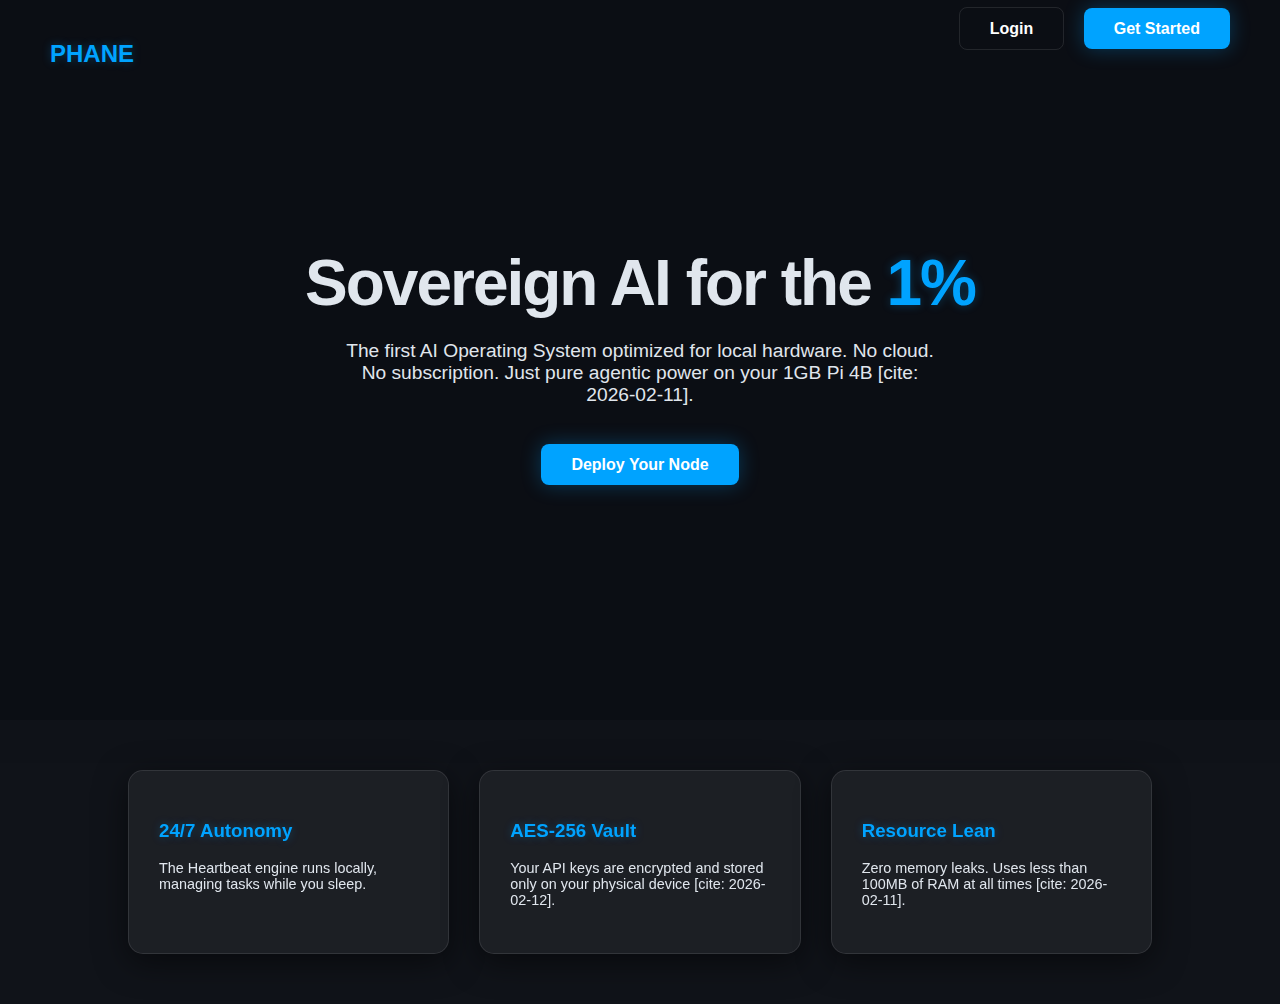
<file: templates/index.html>
<!DOCTYPE html>
<html>
<head>
    <link rel="stylesheet" href="/static/css/style.css">
    <title>PHANE // SOVEREIGN AI</title>
    <style>
        .hero { height: 80vh; display: flex; flex-direction: column; justify-content: center; align-items: center; text-align: center; }
        .feature-grid { display: grid; grid-template-columns: repeat(3, 1fr); gap: 30px; padding: 50px 0; }
        .nav { position: absolute; top: 0; width: 100%; padding: 20px 50px; display: flex; justify-content: space-between; box-sizing: border-box; }
        .btn { padding: 12px 30px; border-radius: 8px; text-decoration: none; font-weight: bold; transition: 0.3s; }
        .btn-blue { background: var(--primary); color: white; box-shadow: 0 0 20px var(--primary-glow); }
        .btn-outline { border: 1px solid var(--border); color: white; }
    </style>
</head>
<body style="background: #0B0E14; padding: 0;">
    <div class="nav">
        <h2 class="neon-text">PHANE</h2>
        <div>
            <a href="/login" class="btn btn-outline" style="margin-right:15px;">Login</a>
            <a href="/register" class="btn btn-blue">Get Started</a>
        </div>
    </div>

    <div class="hero">
        <h1 style="font-size: 4rem; margin: 0; letter-spacing: -2px;">Sovereign AI for the <span class="neon-text">1%</span></h1>
        <p style="color: var(--text-dim); max-width: 600px; font-size: 1.2rem; margin: 20px 0;">
            The first AI Operating System optimized for local hardware. No cloud. No subscription. Just pure agentic power on your 1GB Pi 4B [cite: 2026-02-11].
        </p>
        <div style="margin-top: 30px;">
            <a href="/register" class="btn btn-blue">Deploy Your Node</a>
        </div>
    </div>

    <div style="padding: 0 10%; background: rgba(255,255,255,0.02);">
        <div class="feature-grid">
            <div class="glass-card">
                <h3 class="neon-text">24/7 Autonomy</h3>
                <p style="font-size: 0.9rem; color: var(--text-dim);">The Heartbeat engine runs locally, managing tasks while you sleep.</p>
            </div>
            <div class="glass-card">
                <h3 class="neon-text">AES-256 Vault</h3>
                <p style="font-size: 0.9rem; color: var(--text-dim);">Your API keys are encrypted and stored only on your physical device [cite: 2026-02-12].</p>
            </div>
            <div class="glass-card">
                <h3 class="neon-text">Resource Lean</h3>
                <p style="font-size: 0.9rem; color: var(--text-dim);">Zero memory leaks. Uses less than 100MB of RAM at all times [cite: 2026-02-11].</p>
            </div>
        </div>
    </div>
</body>
</html>
</file>
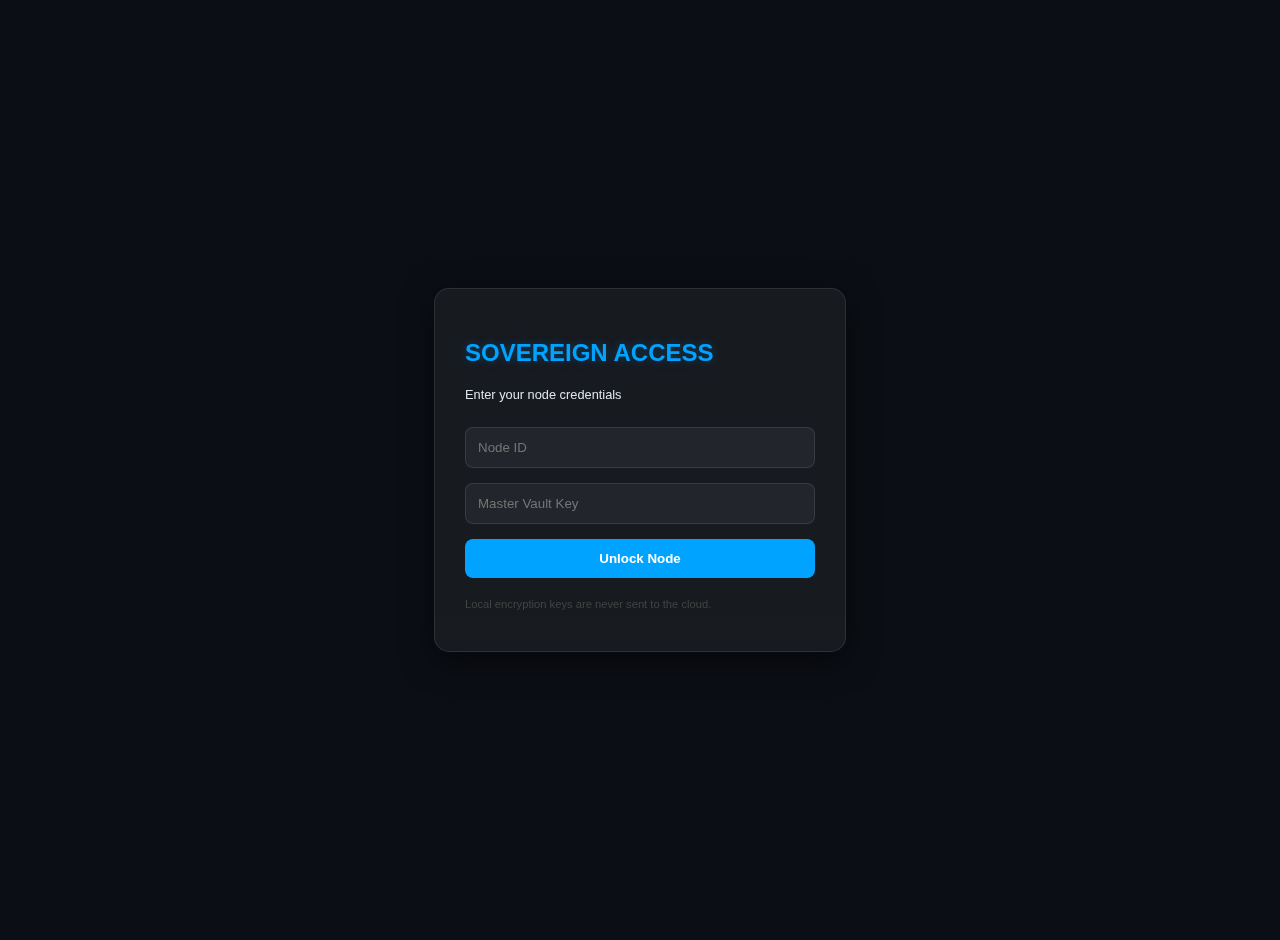
<file: templates/auth.html>
<!DOCTYPE html>
<html>
<head>
    <link rel="stylesheet" href="/static/css/style.css">
    <title>PHANE // ACCESS</title>
    <style>
        body { background: #0B0E14; display: flex; justify-content: center; align-items: center; height: 100vh; margin: 0; }
        input { background: rgba(255,255,255,0.05); border: 1px solid var(--border); padding: 12px; border-radius: 8px; color: white; margin-bottom: 15px; width: 100%; box-sizing: border-box; }
        .btn-full { background: var(--primary); color: white; border: none; padding: 12px; border-radius: 8px; width: 100%; font-weight: bold; cursor: pointer; }
    </style>
</head>
<body>
    <div class="glass-card" style="width: 350px;">
        <h2 class="neon-text">SOVEREIGN ACCESS</h2>
        <p style="color: var(--text-dim); font-size: 0.8rem; margin-bottom: 25px;">Enter your node credentials</p>
        <form action="/dash">
            <input type="text" placeholder="Node ID" required>
            <input type="password" placeholder="Master Vault Key" required>
            <button type="submit" class="btn-full">Unlock Node</button>
        </form>
        <p style="font-size: 0.7rem; color: #444; margin-top: 20px;">Local encryption keys are never sent to the cloud.</p>
    </div>
</body>
</html>
</file>
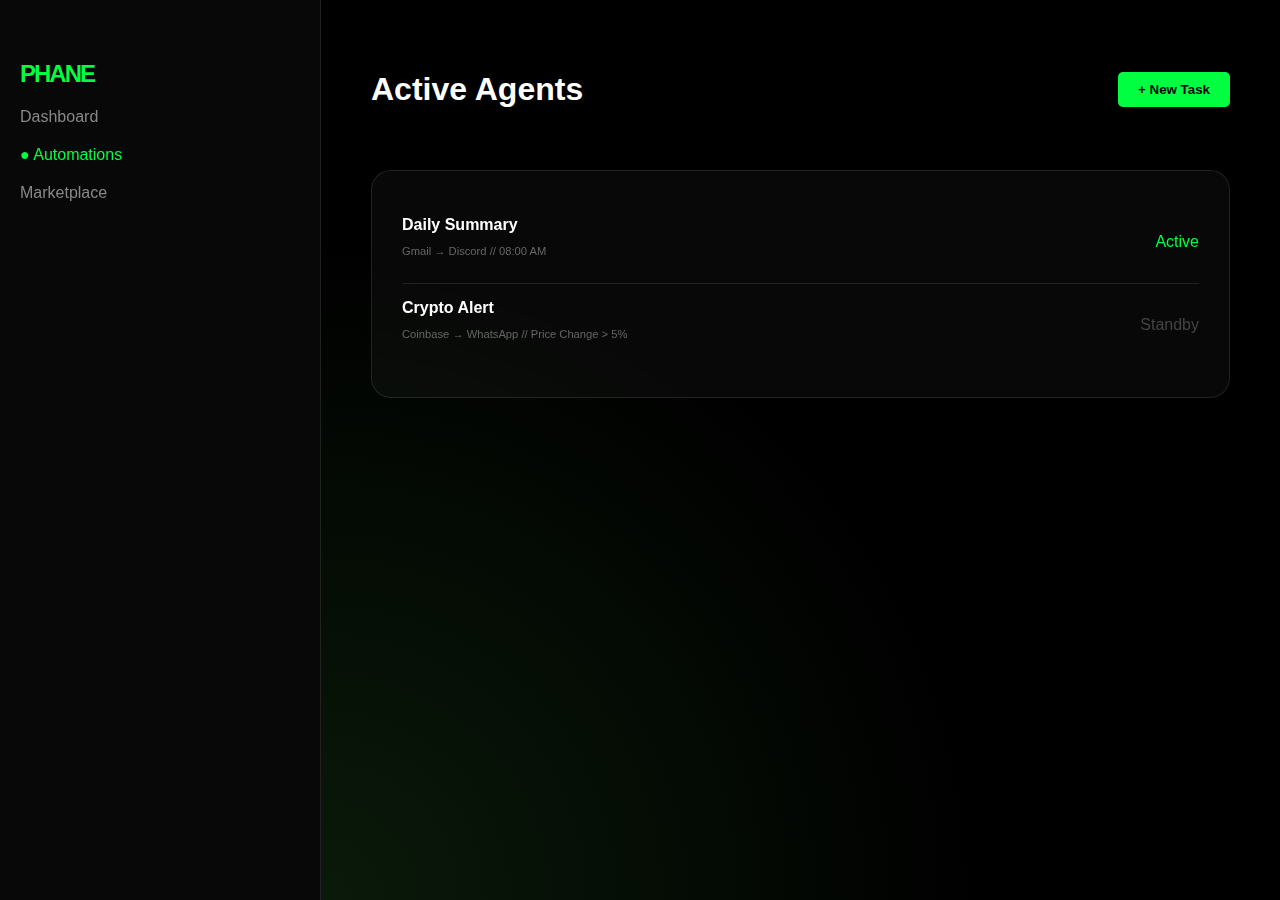
<file: templates/automation.html>
<!DOCTYPE html>
<html>
<head>
    <title>PHANE // AUTOMATION</title>
    <style>
        :root { --neon: #00ff41; --glass: rgba(255, 255, 255, 0.03); --border: rgba(255, 255, 255, 0.1); }
        body { background: #000; color: white; font-family: 'Inter', sans-serif; margin: 0; display: flex; height: 100vh; }
        .sidebar { width: 280px; background: rgba(10,10,10,0.8); backdrop-filter: blur(20px); border-right: 1px solid var(--border); padding: 40px 20px; }
        .main { flex-grow: 1; padding: 50px; background: radial-gradient(circle at 0% 100%, #0a1a0a 0%, #000 50%); overflow-y: auto; }
        .glass-panel { background: var(--glass); backdrop-filter: blur(10px); border: 1px solid var(--border); border-radius: 20px; padding: 30px; margin-bottom: 20px; }
        .task-row { display: flex; justify-content: space-between; align-items: center; padding: 15px 0; border-bottom: 1px solid #222; }
        .btn-add { background: var(--neon); color: #000; border: none; padding: 10px 20px; border-radius: 5px; font-weight: bold; cursor: pointer; }
    </style>
</head>
<body>
    <div class="sidebar">
        <h2 style="color:var(--neon); letter-spacing:-2px;">PHANE</h2>
        <a href="/dashboard" style="color:#888; text-decoration:none; display:block; margin: 20px 0;">Dashboard</a>
        <a href="/automation" style="color:var(--neon); text-decoration:none; display:block; margin: 20px 0;">● Automations</a>
        <a href="/skills" style="color:#888; text-decoration:none; display:block; margin: 20px 0;">Marketplace</a>
    </div>
    <div class="main">
        <div style="display:flex; justify-content:space-between; align-items:center; margin-bottom:40px;">
            <h1>Active Agents</h1>
            <button class="btn-add">+ New Task</button>
        </div>
        <div class="glass-panel">
            <div class="task-row">
                <div>
                    <h4 style="margin:0">Daily Summary</h4>
                    <p style="font-size:0.7rem; color:#666">Gmail → Discord // 08:00 AM</p>
                </div>
                <div style="color:var(--neon)">Active</div>
            </div>
            <div class="task-row" style="border:none">
                <div>
                    <h4 style="margin:0">Crypto Alert</h4>
                    <p style="font-size:0.7rem; color:#666">Coinbase → WhatsApp // Price Change > 5%</p>
                </div>
                <div style="color:#444">Standby</div>
            </div>
        </div>
    </div>
</body>
</html>
</file>
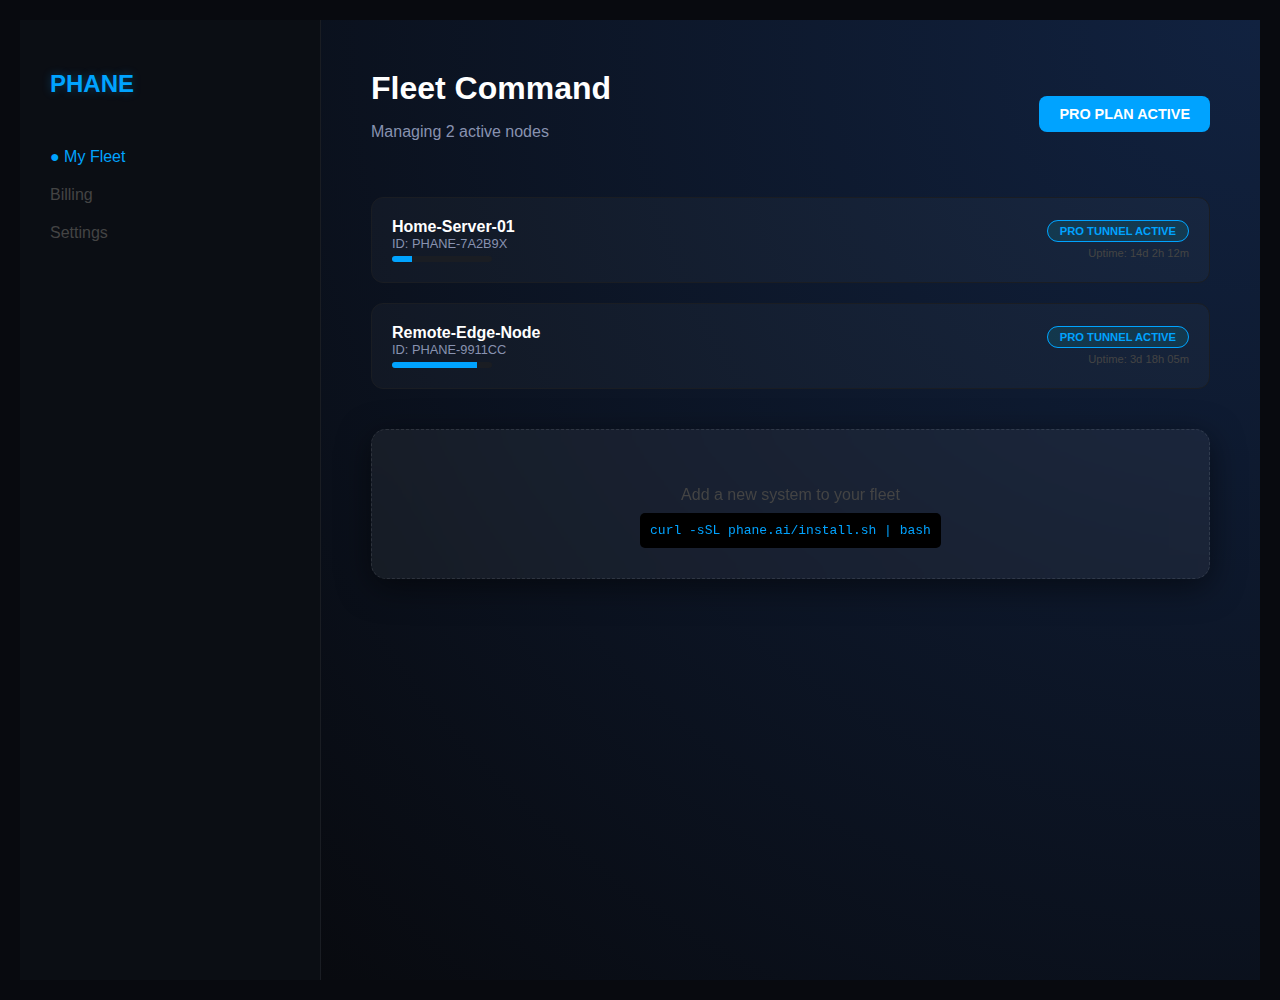
<file: templates/central_dashboard.html>
<!DOCTYPE html>
<html>
<head>
    <link rel="stylesheet" href="/static/css/style.css">
    <title>PHANE // CENTRAL</title>
    <style>
        body { background: #080A0F; color: white; font-family: sans-serif; margin: 0; display: flex; }
        .sidebar { width: 240px; background: #0B0E14; height: 100vh; padding: 30px; border-right: 1px solid #1A1D23; }
        .main { flex-grow: 1; padding: 50px; background: radial-gradient(circle at top right, #112240, #080A0F); }
        .node-card { background: rgba(255,255,255,0.03); border: 1px solid #1A1D23; border-radius: 12px; padding: 20px; margin-bottom: 20px; display: flex; justify-content: space-between; align-items: center; }
        .status-pill { padding: 4px 12px; border-radius: 20px; font-size: 0.7rem; font-weight: bold; }
        .status-online { background: rgba(0, 243, 255, 0.1); color: var(--primary); border: 1px solid var(--primary); }
        .btn-upgrade { background: var(--primary); color: white; padding: 10px 20px; border-radius: 8px; text-decoration: none; font-weight: bold; font-size: 0.9rem; }
        .usage-bar { width: 100px; height: 6px; background: #1A1D23; border-radius: 3px; overflow: hidden; margin-top: 5px; }
        .usage-fill { height: 100%; background: var(--primary); width: 45%; }
    </style>
</head>
<body>
    <div class="sidebar">
        <h2 class="neon-text">PHANE</h2>
        <nav style="margin-top: 50px;">
            <div style="color: var(--primary); margin-bottom: 20px;">● My Fleet</div>
            <div style="color: #444; margin-bottom: 20px;">Billing</div>
            <div style="color: #444; margin-bottom: 20px;">Settings</div>
        </nav>
    </div>
    <div class="main">
        <header style="display: flex; justify-content: space-between; align-items: center; margin-bottom: 40px;">
            <div>
                <h1 style="margin:0;">Fleet Command</h1>
                <p style="color: #8892B0;">Managing 2 active nodes</p>
            </div>
            <a href="/upgrade" class="btn-upgrade">PRO PLAN ACTIVE</a>
        </header>

        <div class="node-card">
            <div>
                <div style="font-weight: bold;">Home-Server-01</div>
                <div style="font-size: 0.8rem; color: #8892B0;">ID: PHANE-7A2B9X</div>
                <div class="usage-bar"><div class="usage-fill" style="width: 20%;"></div></div>
            </div>
            <div style="text-align: right;">
                <span class="status-pill status-online">PRO TUNNEL ACTIVE</span>
                <div style="font-size: 0.7rem; color: #444; margin-top: 8px;">Uptime: 14d 2h 12m</div>
            </div>
        </div>

        <div class="node-card">
            <div>
                <div style="font-weight: bold;">Remote-Edge-Node</div>
                <div style="font-size: 0.8rem; color: #8892B0;">ID: PHANE-9911CC</div>
                <div class="usage-bar"><div class="usage-fill" style="width: 85%;"></div></div>
            </div>
            <div style="text-align: right;">
                <span class="status-pill status-online">PRO TUNNEL ACTIVE</span>
                <div style="font-size: 0.7rem; color: #444; margin-top: 8px;">Uptime: 3d 18h 05m</div>
            </div>
        </div>

        <div class="glass-card" style="margin-top: 40px; border-style: dashed; text-align: center; padding: 40px;">
            <p style="color: #444;">Add a new system to your fleet</p>
            <code style="background: black; padding: 10px; border-radius: 5px; color: var(--primary);">curl -sSL phane.ai/install.sh | bash</code>
        </div>
    </div>
</body>
</html>
</file>
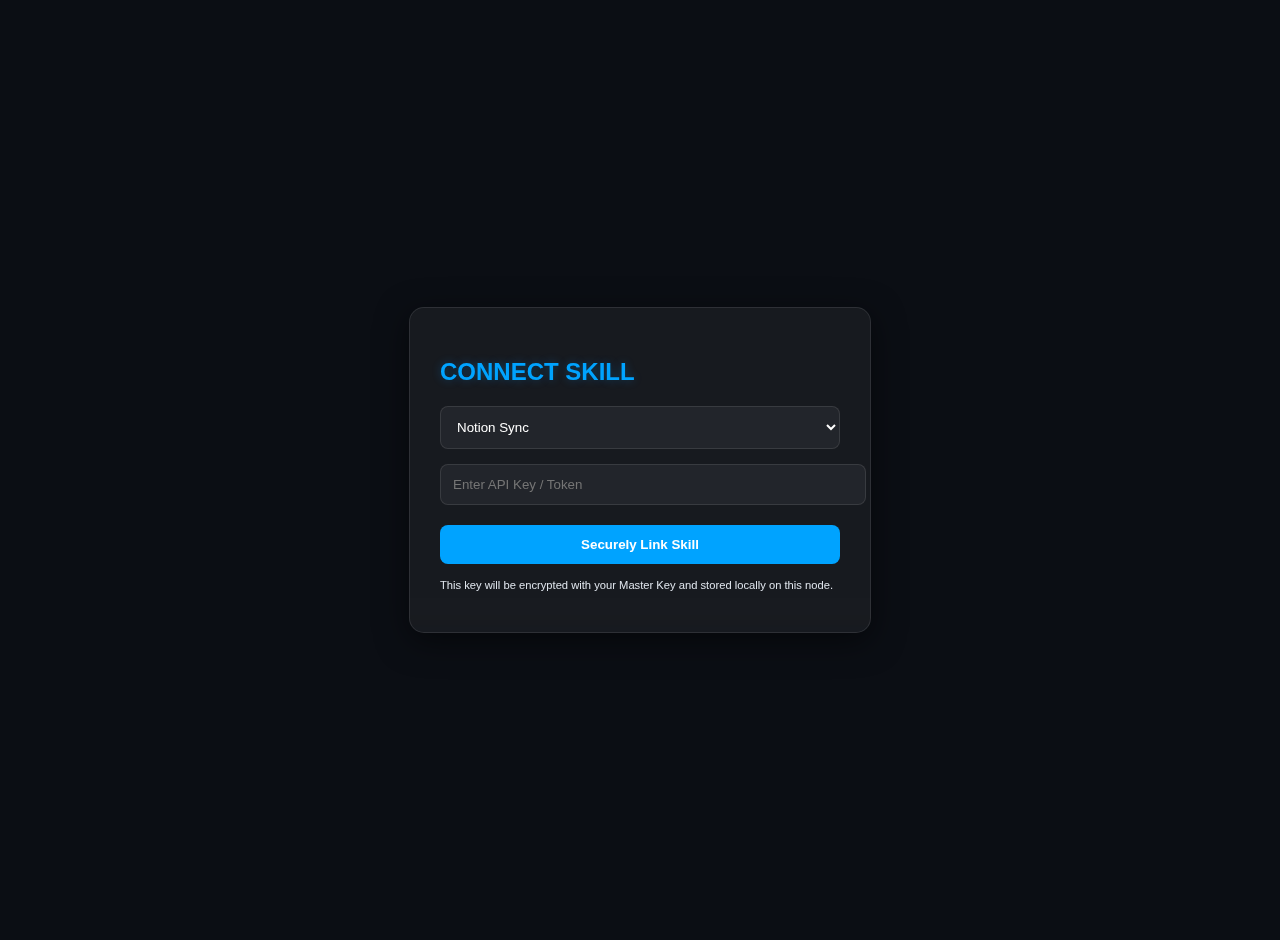
<file: templates/connect_skill.html>
<!DOCTYPE html>
<html>
<head>
    <link rel="stylesheet" href="/static/css/style.css">
    <title>PHANE // CONNECT</title>
</head>
<body style="display:flex; justify-content:center; align-items:center; height:100vh; background:#0B0E14;">
    <div class="glass-card" style="width: 400px;">
        <h2 class="neon-text">CONNECT SKILL</h2>
        <form action="/save-skill" method="POST">
            <select name="skill_name" style="width:100%; background:rgba(255,255,255,0.05); color:white; padding:12px; border:1px solid var(--border); border-radius:8px; margin-bottom:15px;">
                <option value="notion">Notion Sync</option>
                <option value="discord">Discord Bridge</option>
            </select>
            <input type="password" name="api_key" placeholder="Enter API Key / Token" style="width:100%; background:rgba(255,255,255,0.05); color:white; padding:12px; border:1px solid var(--border); border-radius:8px; margin-bottom:20px;" required>
            <button type="submit" class="btn-primary" style="width:100%; padding:12px; border-radius:8px; border:none; background:var(--primary); color:white; font-weight:bold; cursor:pointer;">Securely Link Skill</button>
        </form>
        <p style="font-size:0.7rem; color:var(--text-dim); margin-top:15px;">This key will be encrypted with your Master Key and stored locally on this node.</p>
    </div>
</body>
</html>
</file>
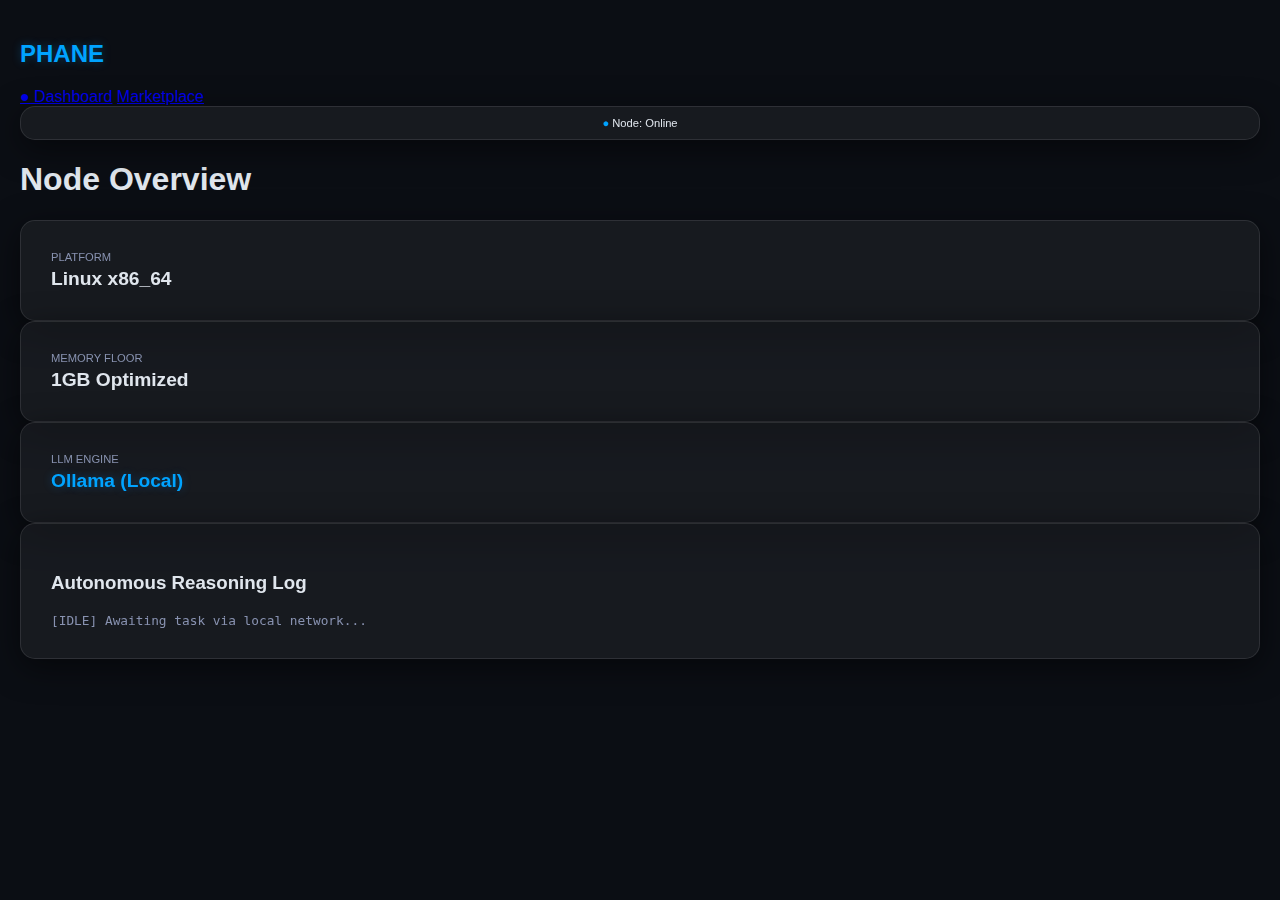
<file: templates/dashboard.html>
<!DOCTYPE html>
<html>
<head>
    <link rel="stylesheet" href="/static/css/style.css">
    <title>PHANE // SOVEREIGN OS</title>
</head>
<body>
    <div class="sidebar">
        <h2 class="neon-text">PHANE</h2>
        <a href="/dash" class="nav-item active">● Dashboard</a>
        <a href="/skills" class="nav-item">Marketplace</a>
        <div style="margin-top:auto;">
            <div class="glass-card" style="padding:10px; font-size:0.7rem; text-align:center;">
                <span id="pulse-dot" style="color:var(--primary)">●</span> Node: Online
            </div>
        </div>
    </div>
    <div class="content">
        <h1>Node Overview</h1>
        <div class="stat-grid">
            <div class="glass-card">
                <div style="font-size:0.7rem; color:#8892B0;">PLATFORM</div>
                <div id="platform-name" style="font-size:1.2rem; font-weight:bold; margin-top:5px;">Detecting...</div>
            </div>
            <div class="glass-card">
                <div style="font-size:0.7rem; color:#8892B0;">MEMORY FLOOR</div>
                <div style="font-size:1.2rem; font-weight:bold; margin-top:5px;">1GB Optimized</div>
            </div>
            <div class="glass-card">
                <div style="font-size:0.7rem; color:#8892B0;">LLM ENGINE</div>
                <div style="font-size:1.2rem; font-weight:bold; margin-top:5px;" class="neon-text">Ollama (Local)</div>
            </div>
        </div>

        <div class="glass-card">
            <h3>Autonomous Reasoning Log</h3>
            <div id="logs" style="font-family:monospace; font-size:0.8rem; color:#8892B0;">
                [IDLE] Awaiting task via local network...
            </div>
        </div>
    </div>
    <script>
        document.getElementById('platform-name').innerText = navigator.platform;
    </script>
</body>
</html>
</file>
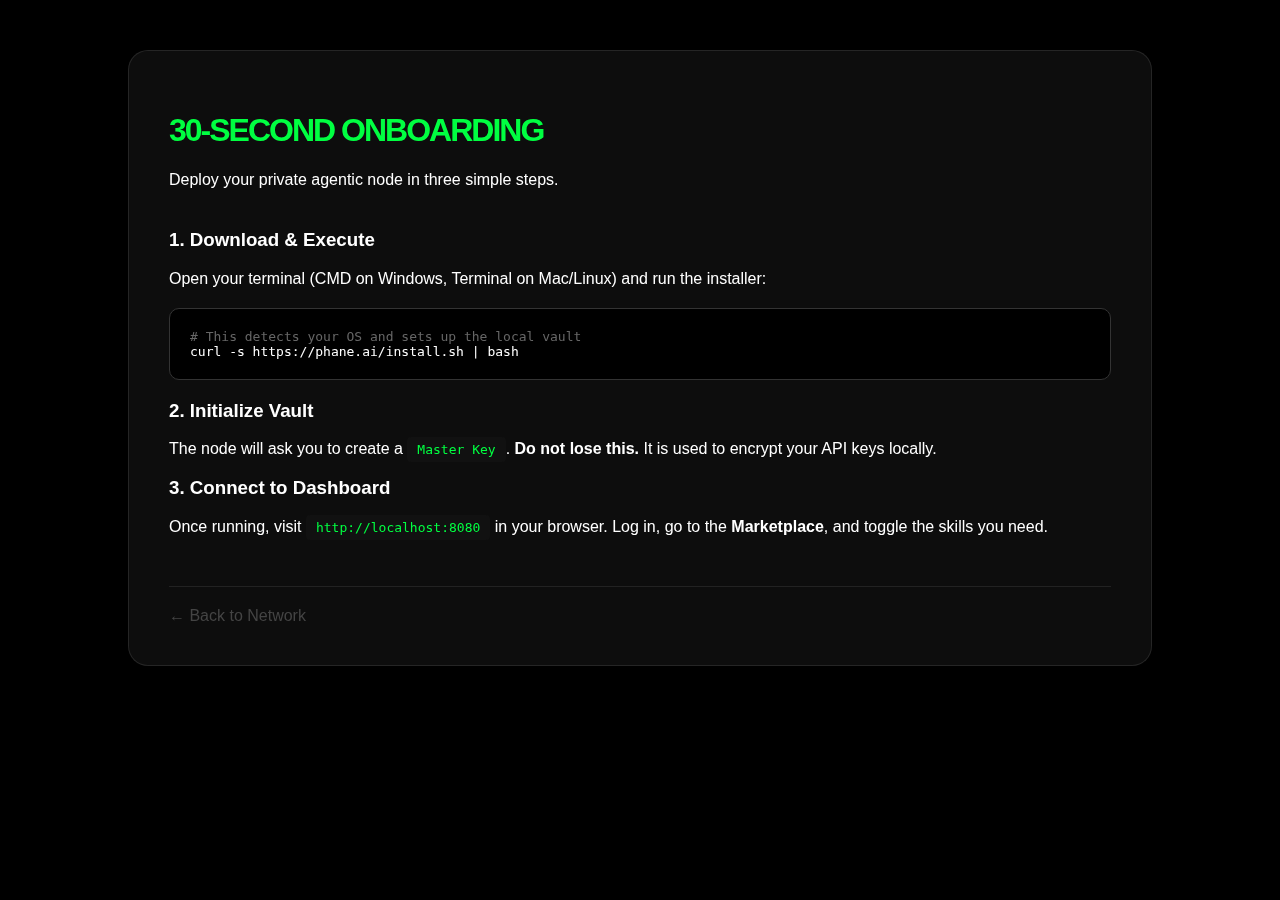
<file: templates/guide.html>
<!DOCTYPE html>
<html>
<head>
    <title>PHANE // QUICKSTART</title>
    <style>
        :root { --neon: #00ff41; --glass: rgba(255, 255, 255, 0.05); --border: rgba(255, 255, 255, 0.1); }
        body { background: #000; color: white; font-family: 'Inter', sans-serif; margin: 0; padding: 50px 10%; }
        .glass-card { background: var(--glass); backdrop-filter: blur(15px); border: 1px solid var(--border); padding: 40px; border-radius: 20px; }
        code { background: #111; padding: 5px 10px; border-radius: 4px; color: var(--neon); font-family: monospace; }
        .cmd-box { background: #000; border: 1px solid #333; padding: 20px; border-radius: 10px; margin: 20px 0; font-family: monospace; position: relative; }
        .btn-copy { position: absolute; right: 10px; top: 10px; background: #222; border: 1px solid #444; color: #888; padding: 5px 10px; cursor: pointer; font-size: 0.7rem; }
    </style>
</head>
<body>
    <div class="glass-card">
        <h1 style="color:var(--neon); letter-spacing:-2px;">30-SECOND ONBOARDING</h1>
        <p>Deploy your private agentic node in three simple steps.</p>
        
        <h3 style="margin-top:40px;">1. Download & Execute</h3>
        <p>Open your terminal (CMD on Windows, Terminal on Mac/Linux) and run the installer:</p>
        <div class="cmd-box">
            <span style="color:#666;"># This detects your OS and sets up the local vault</span><br>
            curl -s https://phane.ai/install.sh | bash
        </div>

        <h3>2. Initialize Vault</h3>
        <p>The node will ask you to create a <code>Master Key</code>. <strong>Do not lose this.</strong> It is used to encrypt your API keys locally.</p>

        <h3>3. Connect to Dashboard</h3>
        <p>Once running, visit <code>http://localhost:8080</code> in your browser. Log in, go to the <strong>Marketplace</strong>, and toggle the skills you need.</p>

        <div style="margin-top:50px; border-top: 1px solid #222; padding-top:20px;">
            <a href="/" style="color:#444; text-decoration:none;">← Back to Network</a>
        </div>
    </div>
</body>
</html>
</file>
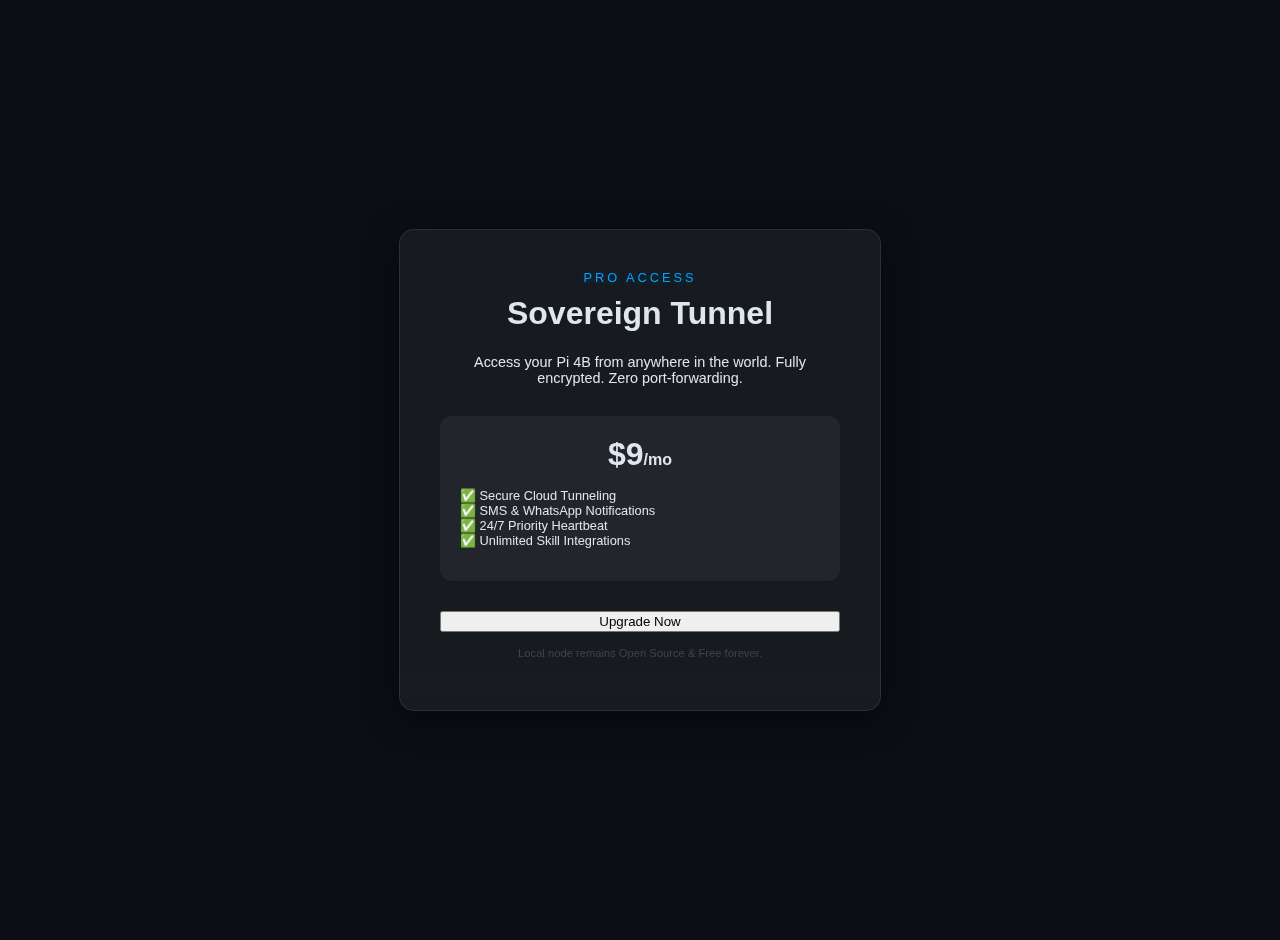
<file: templates/upgrade.html>
<!DOCTYPE html>
<html>
<head>
    <link rel="stylesheet" href="/static/css/style.css">
    <title>PHANE // UPGRADE</title>
</head>
<body style="display:flex; justify-content:center; align-items:center; height:100vh;">
    <div class="glass-card" style="width: 400px; padding: 40px; text-align: center;">
        <div class="neon-text" style="font-size: 0.8rem; letter-spacing: 3px; margin-bottom: 10px;">PRO ACCESS</div>
        <h1 style="margin-top:0;">Sovereign Tunnel</h1>
        <p style="color:var(--text-dim); font-size: 0.9rem;">Access your Pi 4B from anywhere in the world. Fully encrypted. Zero port-forwarding.</p>
        
        <div style="background:rgba(255,255,255,0.05); padding:20px; border-radius:12px; margin: 30px 0;">
            <div style="font-size: 2rem; font-weight: bold;">$9<span style="font-size:1rem; color:var(--text-dim);">/mo</span></div>
            <ul style="text-align:left; font-size: 0.8rem; color:var(--text-dim); list-style:none; padding:0; margin-top:15px;">
                <li>✅ Secure Cloud Tunneling</li>
                <li>✅ SMS & WhatsApp Notifications</li>
                <li>✅ 24/7 Priority Heartbeat</li>
                <li>✅ Unlimited Skill Integrations</li>
            </ul>
        </div>

        <button class="btn-primary" style="width:100%;">Upgrade Now</button>
        <p style="font-size:0.7rem; color:#444; margin-top:15px;">Local node remains Open Source & Free forever.</p>
    </div>
</body>
</html>
</file>
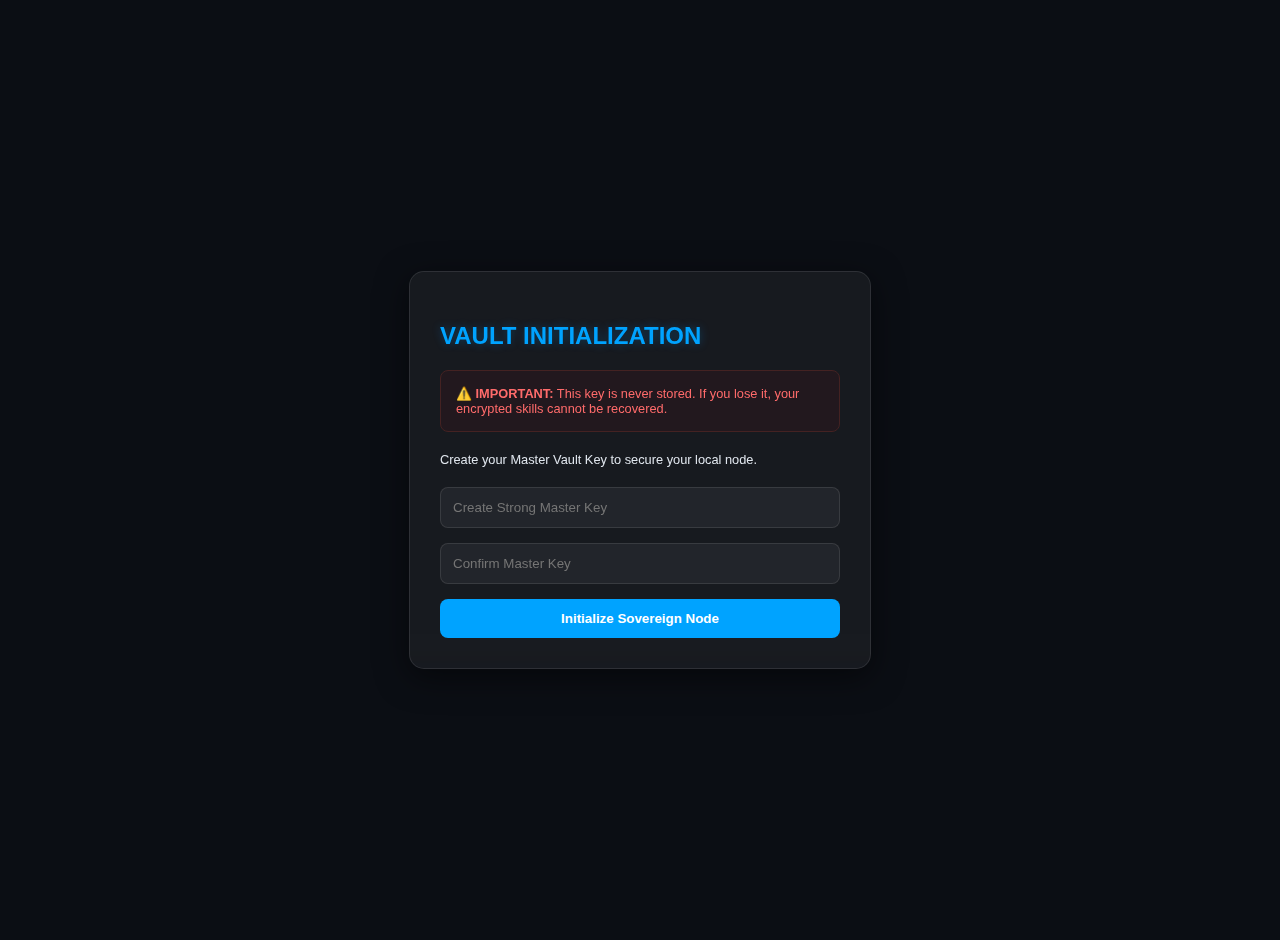
<file: templates/vault_init.html>
<!DOCTYPE html>
<html>
<head>
    <link rel="stylesheet" href="/static/css/style.css">
    <title>PHANE // INITIALIZE VAULT</title>
    <style>
        body { background: #0B0E14; display: flex; justify-content: center; align-items: center; height: 100vh; margin: 0; }
        .warning-box { border: 1px solid #442222; background: rgba(255, 0, 0, 0.05); padding: 15px; border-radius: 8px; margin-bottom: 20px; font-size: 0.8rem; color: #ff6b6b; }
        input { background: rgba(255,255,255,0.05); border: 1px solid var(--border); padding: 12px; border-radius: 8px; color: white; margin-bottom: 15px; width: 100%; box-sizing: border-box; }
        .btn-init { background: var(--primary); color: white; border: none; padding: 12px; border-radius: 8px; width: 100%; font-weight: bold; cursor: pointer; }
    </style>
</head>
<body>
    <div class="glass-card" style="width: 400px;">
        <h2 class="neon-text">VAULT INITIALIZATION</h2>
        <div class="warning-box">
            ⚠️ <strong>IMPORTANT:</strong> This key is never stored. If you lose it, your encrypted skills cannot be recovered.
        </div>
        <p style="color: var(--text-dim); font-size: 0.8rem; margin-bottom: 20px;">Create your Master Vault Key to secure your local node.</p>
        <form action="/initialize-vault" method="POST">
            <input type="password" name="master_key" placeholder="Create Strong Master Key" required>
            <input type="password" name="confirm_key" placeholder="Confirm Master Key" required>
            <button type="submit" class="btn-init">Initialize Sovereign Node</button>
        </form>
    </div>
</body>
</html>
</file>
<file: static/css/style.css>
:root {
    --primary: #00A3FF;
    --primary-glow: rgba(0, 163, 255, 0.3);
    --bg-dark: #0B0E14;
    --bg-glass: rgba(255, 255, 255, 0.05);
    --border: rgba(255, 255, 255, 0.1);
    --text: #E0E6ED;
}
body { background: var(--bg-dark); color: var(--text); font-family: 'Inter', sans-serif; margin: 0; padding: 20px; }
.glass-card { 
    background: var(--bg-glass); 
    backdrop-filter: blur(15px); 
    border: 1px solid var(--border); 
    padding: 30px; 
    border-radius: 15px; 
    box-shadow: 0 8px 32px rgba(0,0,0,0.5);
}
.neon-text { color: var(--primary); text-shadow: 0 0 10px var(--primary-glow); }
</file>
